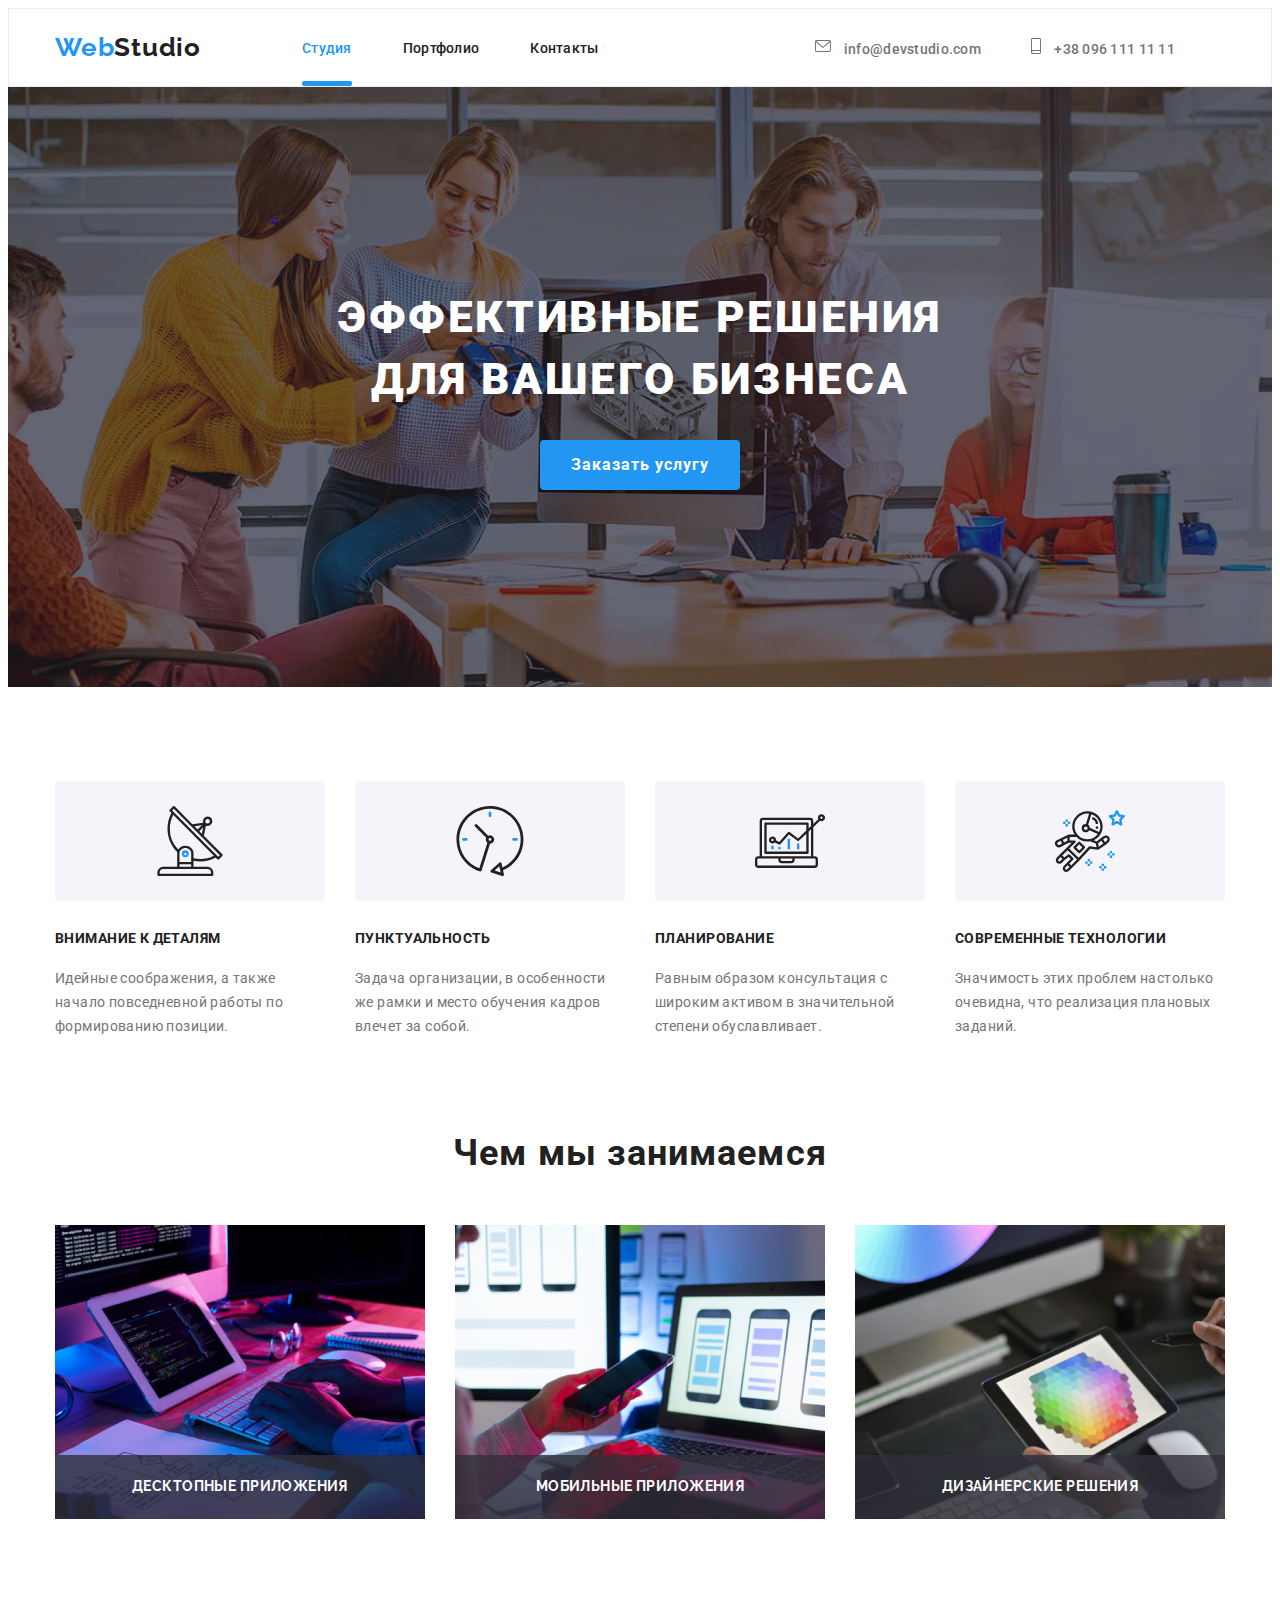
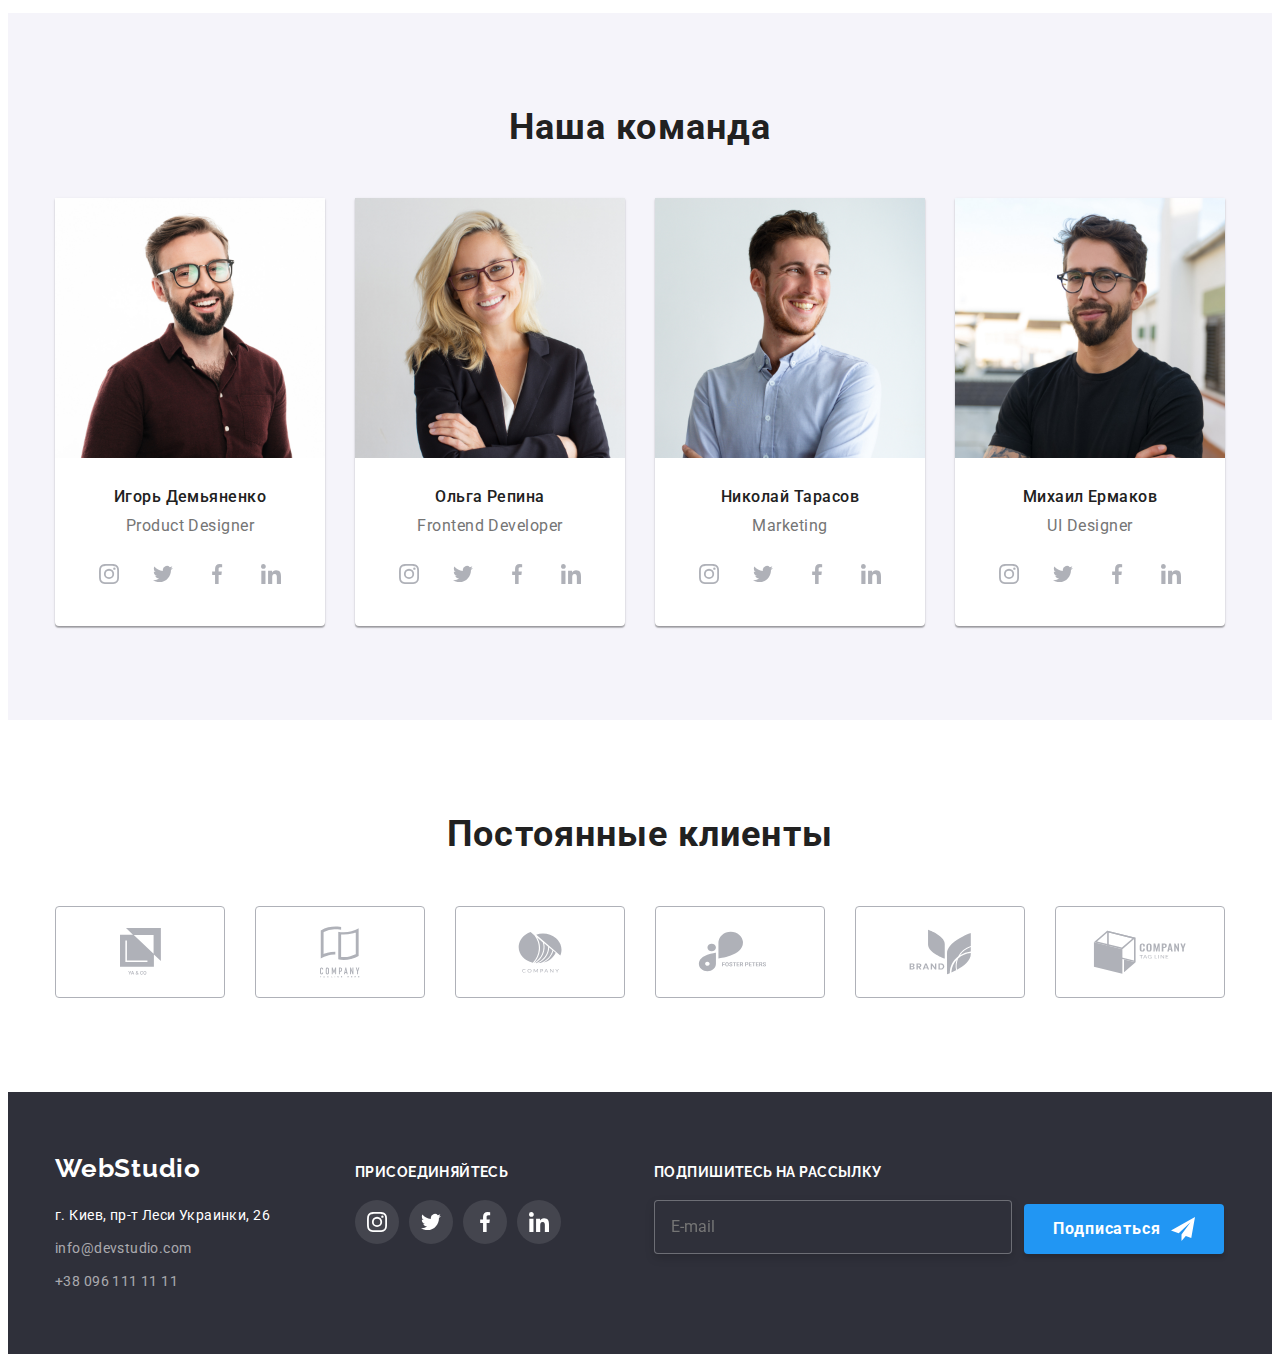
<file: index.html>
<!DOCTYPE html>
<html lang="ru">
<head>
    <meta charset="UTF-8">
    <meta http-equiv="X-UA-Compatible" content="IE=edge">
    <meta name="viewport" content="width=device-width, initial-scale=1.0">
    <title>Document</title>


<!-- front start-->
<link rel="preconnect" href="https://fonts.googleapis.com">
<link rel="preconnect" href="https://fonts.gstatic.com" crossorigin>
<link href="https://fonts.googleapis.com/css2?family=Raleway:wght@700&family=Roboto:wght@400;500;700;900&display=swap"
    rel="stylesheet">
<!-- front end-->
<link rel="stylesheet" href="https://cdnjs.cloudflare.com/ajax/libs/modern-normalize/1.1.0/modern-normalize.min.css"
    integrity="sha512-wpPYUAdjBVSE4KJnH1VR1HeZfpl1ub8YT/NKx4PuQ5NmX2tKuGu6U/JRp5y+Y8XG2tV+wKQpNHVUX03MfMFn9Q=="
    crossorigin="anonymous" referrerpolicy="no-referrer" />

<link href="./css/style.css"
    rel="stylesheet">

</head>
<body class="">

<main> 
    <!--Шапка-->
<header class="header ">
    <div class="container header-container">
        <nav class="header-nav">
            <ul class="header-nav__list list">
                <li class="header-nav__item"><a class="link header-nav__link--webstudio" href="./index.html"> <span class="header-nav__text--accsent">Web</span>Studio</a></li>
                <li class="header-nav__item"><a class="header-nav__link  header-nav__link--current link" href="./index.html">Студия</a></li>
                <li class="header-nav__item"><a class="header-nav__link  link" href="./portfolio.html">Портфолио </a></li>
                <li class="header-nav__item"><a class="header-nav__link  link" href="">Контакты </a></li>
                
            </ul>
        </nav>
        <ul class="list header-nav-adress ">
            <li class="header-nav-adress__list">
                
                <a class="header-nav__link header-nav-adress__decoration link" href="mailto:info@devstudio.com">
                    <svg class="header-nav-adress__icon" width="16" height="16">
                        <use href="./image/symbol-defs.svg#icon-envelope" width="16" height="16"></use>
                    </svg>
                    info@devstudio.com</a>
            </li>
            <li class="header-nav-adress__list">
                <a class="header-nav__link header-nav-adress__decoration link" href="+380961111111">
                    <svg class="header-nav-adress__icon" width="10" height="16">
                        <use href="./image/symbol-defs.svg#icon-smartphone"></use>
                    </svg>
                    +38 096 111 11 11 </a>
            </li>
        </ul>
    </div>
</header>
<!-- blok_hero-->

<section class="hero overlay">
    <div class="container hero-container ">
    
        <h1 class="hero-discription-title">
            ЭФФЕКТИВНЫЕ РЕШЕНИЯ ДЛЯ ВАШЕГО БИЗНЕСА
        </h1>
    
    
        <button data-modal-open class="hero-btn">Заказать услугу</button>
    
    </div>
</section>
<div data-modal class="backdrop is-hidden">
    <form action="" class="modal" autocomplete="on">
        <div class="form-cnt" role="group">
            <h2 class="title-form">Оставьте свои данные, мы вам перезвоним</h2>
            <div class="form-information">
                <div class="form-item">
                    <label class="form-text-decoration" for="name">Имя</label>
                    <input class="form-input" type="text" name="name" id="name" autocomplete="name">
                    <svg class="form-svg" width="18" height="18">
                        <use href="./image/icon.svg#icon-person" class="svg-icon"></use>
                    </svg>
                </div>

                <div class="form-item">
                    <label class="form-text-decoration" for="tel">Телефон</label>
                    <input class="form-input" type="tel" name="tel" id="tel" autocomplete="tel">
                    <svg width="18" height="18" class="form-svg">
                        <use href="./image/icon.svg#icon-phone" class="svg-icon"></use>
                    </svg>
                    
                </div>

                <div class="form-item">
                    <label class="form-text-decoration" for="mail">Почта</label>
                    <input class="form-input" type="email" name="mail" id="mail" autocomplete="email">
                    <svg width="18" height="18" class="form-svg">
                        <use href="./image/icon.svg#icon-email" class="svg-icon"></use>
                    </svg>
                    
                </div>

                <div class="form-item">
                    <label class="form-text-decoration" for="coment">Комментарий</label>
                    <textarea class="form-textarea" name="text" rows="5" id="coment" autocomplete="off" placeholder="Введите текст"></textarea>
                </div>
            </div>

            <div class="form-conform">

                
                <p class="decoration-txt-conform"><input class="conform-checkbox visualy-hidden"  type="checkbox" name="contract" value="yes" id="contract">
                    <svg width="16" height="15" class="conform-svg-icon">
                        <use class="conform-svg-uncheck" href="./image/icon.svg#icon-Vector"></use>
                        <use class="conform-svg-check" href="./image/icon.svg#icon-bgc-border"></use>
                
                    </svg>
                
                    <label for="contract"> Соглашаюсь с рассылкой и принимаю
                        <a class="contract-link" target="_blank" rel="noreferrer noopener" href="#">Условия договора</a>
                    </label>
                </p>
                <button type="submit" class="form-btn"> Отправить</button>
            </div>
            


        </div>
        
        <button class="modal-btm" data-modal-close>
            <svg width="18" height="18" class="btn-svg-decoration">
                <use class="btn-svg-uncheck" href="./image/icon.svg#icon-X-black"></use>
                <!-- <use class="btn-svg-check" href="./image/icon.svg#icon-X-blue"></use> -->
            
            </svg>
        </button>
    </form>
</div>


<!--достоиства-->
<section class=" advantege">
    <div class="container container-advantege">
    <h2 hidden>особенности</h2>
    <ul class="list">
      <div class=" advantege-list ">
        <li class="advantege-list-correct">
            <div class="thumb">
                <div class="thumb-icon">
                    <svg width="70" height="70">
                        <use href="./image/symbol-defs.svg#icon-antenna" width="70" height="70"></use>
                    </svg>
                </div>
            </div>
            <h3 class="advantege-title">ВНИМАНИЕ К ДЕТАЛЯМ</h3>
            <p class="advantege-title-text">
                Идейные соображения, а также начало повседневной работы по формированию позиции.
            </p>
        </li>
        <li class="advantege-list-correct">
            <div class="thumb">
                <div class="thumb-icon">
                    <svg width="70" height="70">
                        <use href="./image/symbol-defs.svg#icon-clock" ></use>
                    </svg>
                </div>
            </div>
            <h3 class="advantege-title">ПУНКТУАЛЬНОСТЬ</h3>
            <p class="advantege-title-text">
                Задача организации, в особенности же рамки и место обучения кадров влечет за собой.
            </p>
        </li>
        
        <li class="advantege-list-correct">
            <div class="thumb">
                <div class="thumb-icon">
                    <svg width="70" height="70">
                        <use href="./image/symbol-defs.svg#icon-diagram" width="70" height="70"></use>
                    </svg>
                </div>
            </div>
            <h3 class="advantege-title">ПЛАНИРОВАНИЕ</h3>
            <p class="advantege-title-text">
                Равным образом консультация с широким активом в значительной степени обуславливает.
            </p>
        </li>
        <li class="advantege-list-correct ">
            <div class="thumb">
                <div class="thumb-icon">
                    <svg width="70" height="70">
                        <use href="./image/symbol-defs.svg#icon-astronaut" width="70" height="70"></use>
                    </svg>
                </div>
            </div>
            <h3 class="advantege-title">СОВРЕМЕННЫЕ ТЕХНОЛОГИИ</h3>
            <p class="advantege-title-text">
                Значимость этих проблем настолько очевидна, что реализация плановых заданий.
            </p>
        </li>
      </div>
    </ul>
    </div>
    
    <!-- Картинки контента-->
    
</section>
        <section class="team-function">
    <div class="container centred">
        <h2 class="team">Чем мы занимаемся</h2>
        <ul class="list discription-photo">
            <li >
            <div class="photo-list">
                <img src="./image/img (2).jpg" alt="печатает код на клавиатуре" width="370" />
                <div class="photo-list-actions">
                    <p class="photo-text">
                        Десктопные приложения
                    </p>
                </div>
            </div>
            </li>


            <li class="">
             <div class="photo-list">
                <img src="./image/img (1).jpg" alt="держит в руке телефон перед открытым ноутбуком" width="370" />
                <div class="photo-list-actions">
                <p class="photo-text">
                    Мобильные приложения
                </p>
                </div>
             </div>
            </li>

            <li class="">
            <div class="photo-list">
                <img src="./image/img.jpg" alt="выберает на планшете цвет открытый в палитре цветов" width="370" />
                <div class="photo-list-actions">
                    <p class="photo-text">
                        Дизайнерские решения
                    </p>
                </div>
            </div>
            </li>
        </ul>
    </div>
        </section>
            
     <!-- Наша команда-->
    <section class="team-discription">
    <div class="container centred team-discription-item">
    <h2 class="team">Наша команда</h2>
    <ul class="list team-card">
        <li class="team-card-items">
            <img class="team-img" src="./image/team-1.jpg" alt="Игорь Демьяненко,Product Designer" width="270" />
            <div class="discription-team-card">
                <h3 class="name-card">
                    Игорь Демьяненко
                </h3>
                <p class="function-card" lang="en">
                    Product Designer
                </p>
                <ul class="list sociale">
                        <li class="sociale-link-list "> 
                            <a class="link sociale-link" 
                            href="https://www.instagram.com/" 
                            target="_blank" 
                            rel="noreferrer noopener"
                            aria-label="instagram">
                                <svg class="svg-links svg-inst " width="20px" height="20px">
                                    <use href="./image/symbol-defs.svg#icon-instagram"></use>
                                </svg>
                            </a>
                        </li>
                        <li class="sociale-link-list">
                            <a class="link sociale-link" 
                            href="https://twitter.com/"
                            target="_blank" 
                            rel="noreferrer noopener"
                            aria-label="twitter">
                                <svg class="svg-links svg-twitter" width="20px" height="20px">
                                    <use href="./image/symbol-defs.svg#icon-twitter"></use>
                                </svg>
                            </a>
                        </li>
                        <li class="sociale-link-list">
                            <a class="link sociale-link" 
                            href="https://www.facebook.com/"
                            target="_blank" 
                            rel="noreferrer noopener"
                            aria-label="facebook">
                                <svg class="svg-links svg-facebook" width="20px" height="20px">
                                    <use href="./image/symbol-defs.svg#icon-facebook"></use>
                                </svg>
                            </a>
                        </li>
                        <li class="sociale-link-list">
                            <a class="link sociale-link" 
                            href="https://www.linkedin.com/"
                            target="_blank" 
                            rel="noreferrer noopener"
                            aria-label="linkedin">
                                <svg class="svg-links svg-linkedin" width="20px" height="20px">
                                    <use href="./image/symbol-defs.svg#icon-linkedin"></use>
                                </svg>
                            </a>
                        </li>
                </ul>
            </div>
        </li>
        <li class="team-card-items">
            <img class="team-img" src="./image/team-2.jpg" alt="Ольга Репина,Frontend Developer" width="270" />
            <div class="discription-team-card">
                <h3 class="name-card">
                Ольга Репина
                </h3>
                <p class="function-card" lang="en">
                Frontend Developer
                </p>
                <ul class="list sociale">
                        <li class="sociale-link-list "> 
                            <a class="link sociale-link" 
                            href="https://www.instagram.com/" 
                            target="_blank" 
                            rel="noreferrer noopener"
                            aria-label="instagram">
                                <svg class="svg-links svg-inst " width="20px" height="20px">
                                    <use href="./image/symbol-defs.svg#icon-instagram"></use>
                                </svg>
                            </a>
                        </li>
                        <li class="sociale-link-list">
                            <a class="link sociale-link" href="https://twitter.com/"
                            target="_blank" 
                            rel="noreferrer noopener"
                            aria-label="twitter">
                                <svg class="svg-links svg-twitter" width="20px" height="20px">
                                    <use href="./image/symbol-defs.svg#icon-twitter"></use>
                                </svg>
                            </a>
                        </li>
                        <li class="sociale-link-list">
                            <a class="link sociale-link" href="https://www.facebook.com/"
                            target="_blank" 
                            rel="noreferrer noopener"
                            aria-label="facebook">
                                <svg class="svg-links svg-facebook" width="20px" height="20px">
                                    <use href="./image/symbol-defs.svg#icon-facebook"></use>
                                </svg>
                            </a>
                        </li>
                        <li class="sociale-link-list">
                            <a class="link sociale-link" href="https://www.linkedin.com/"
                            target="_blank" 
                            rel="noreferrer noopener"
                            aria-label="linkedin">
                                <svg class="svg-links svg-linkedin" width="20px" height="20px">
                                    <use href="./image/symbol-defs.svg#icon-linkedin"></use>
                                </svg>
                            </a>
                        </li>
                </ul>
            </div>
        </li>
        <li class="team-card-items">
            <img class="team-img" src="./image/team-3.jpg" alt="Николай Тарасов,Marketing" width="270" />
            <div class="discription-team-card"><h3 class="name-card">
                Николай Тарасов
            </h3>
            <p class="function-card" lang="en">
                Marketing
            </p>
            <ul class="list sociale">
                        <li class="sociale-link-list "> 
                            <a class="link sociale-link" 
                            href="https://www.instagram.com/" 
                            target="_blank" 
                            rel="noreferrer noopener"
                            aria-label="instagram">
                                <svg class="svg-links svg-inst " width="20px" height="20px">
                                    <use href="./image/symbol-defs.svg#icon-instagram"></use>
                                </svg>
                            </a>
                        </li>
                        <li class="sociale-link-list">
                            <a class="link sociale-link" href="https://twitter.com/"
                            target="_blank" 
                            rel="noreferrer noopener"
                            aria-label="twitter">
                                <svg class="svg-links svg-twitter" width="20px" height="20px">
                                    <use href="./image/symbol-defs.svg#icon-twitter"></use>
                                </svg>
                            </a>
                        </li>
                        <li class="sociale-link-list">
                            <a class="link sociale-link" href="https://www.facebook.com/"
                            target="_blank" 
                            rel="noreferrer noopener"
                            aria-label="facebook">
                                <svg class="svg-links svg-facebook" width="20px" height="20px">
                                    <use href="./image/symbol-defs.svg#icon-facebook"></use>
                                </svg>
                            </a>
                        </li>
                        <li class="sociale-link-list">
                            <a class="link sociale-link" href="https://www.linkedin.com/"
                            target="_blank" 
                            rel="noreferrer noopener"
                            aria-label="linkedin">
                                <svg class="svg-links svg-linkedin" width="20px" height="20px">
                                    <use href="./image/symbol-defs.svg#icon-linkedin"></use>
                                </svg>
                            </a>
                        </li>
            </ul>
            </div>
        </li>
        <li class="team-card-items">
            <img class="team-img" src="./image/team-4.jpg" alt="Михаил Ермаков,UI Designer" width="270" />
            <div class="discription-team-card">
                <h3 class="name-card">
                Михаил Ермаков
            </h3>
            <p class="function-card" lang="en">
                UI Designer
            </p>
            <ul class="list sociale">
                        <li class="sociale-link-list "> 
                            <a class="link sociale-link" 
                            href="https://www.instagram.com/" 
                            target="_blank" 
                            rel="noreferrer noopener"
                            aria-label="instagram">
                                <svg class="svg-links svg-inst " width="20px" height="20px">
                                    <use href="./image/symbol-defs.svg#icon-instagram"></use>
                                </svg>
                            </a>
                        </li>
                        <li class="sociale-link-list">
                            <a class="link sociale-link" href="https://twitter.com/"
                            target="_blank" 
                            rel="noreferrer noopener"
                            aria-label="twitter">
                                <svg class="svg-links svg-twitter" width="20px" height="20px">
                                    <use href="./image/symbol-defs.svg#icon-twitter"></use>
                                </svg>
                            </a>
                        </li>
                        <li class="sociale-link-list">
                            <a class="link sociale-link" href="https://www.facebook.com/"
                            target="_blank" 
                            rel="noreferrer noopener"
                            aria-label="facebook">
                                <svg class="svg-links svg-facebook" width="20px" height="20px">
                                    <use href="./image/symbol-defs.svg#icon-facebook"></use>
                                </svg>
                            </a>
                        </li>
                        <li class="sociale-link-list">
                            <a class="link sociale-link" href="https://www.linkedin.com/"
                            target="_blank" 
                            rel="noreferrer noopener"
                            aria-label="linkedin">
                                <svg class="svg-links svg-linkedin" width="20px" height="20px">
                                    <use href="./image/symbol-defs.svg#icon-linkedin"></use>
                                </svg>
                            </a>
                        </li>
            </ul>
        </div>
        </li>
    </ul>
    </div>
    </section>
    <section class="client">
        <div class="container centred client-decoration">
            <h2 class="team">Постоянные клиенты</h2>
            <ul class="list client-decoration-list">
                <li class="client-decoration-item">
                    <a class="thumb-client" 
                            href=""
                            target="_blank" 
                            rel="noreferrer noopener"
                            lang="en"
                            aria-label="company1">
                        <svg class="icon-client" width="41" height="47">
                            <use href="./image/symbol-defs.svg#icon-ya_co"></use>
                        </svg>
                    </a>
                </li>
                <li class="client-decoration-item">
                    <a class="thumb-client"
                            href=""
                            target="_blank" 
                            rel="noreferrer noopener"
                            lang="en"
                            aria-label="company2">
                        <svg class="icon-client" width="40" height="52">
                            <use href="./image/symbol-defs.svg#icon-company"></use>
                        </svg>
                    </a>
                </li>
                <li class="client-decoration-item">
                    <a class="thumb-client"
                            href=""
                            target="_blank" 
                            rel="noreferrer noopener"
                            lang="en"
                            aria-label="company3">
                        <svg class="icon-client" width="44" height="42">
                            <use href="./image/symbol-defs.svg#icon-group"></use>
                        </svg>
                    </a>
                </li>
                <li class="client-decoration-item">
                    <a class="thumb-client"
                            href=""
                            target="_blank" 
                            rel="noreferrer noopener"
                            lang="en"
                            aria-label="company4">
                        <svg class="icon-client" width="85" height="41">
                            <use href="./image/symbol-defs.svg#icon-fosterpeters"></use>
                        </svg>
                    </a>
                </li>
                <li class="client-decoration-item">
                    <a class="thumb-client"
                            href=""
                            target="_blank" 
                            rel="noreferrer noopener"
                            lang="en"
                            aria-label="company5">
                        <svg class="icon-client" width="63" height="46">
                            <use href="./image/symbol-defs.svg#icon-brand"></use>
                        </svg>
                    </a>
                </li>
                <li class="client-decoration-item">
                    <a class="thumb-client"
                            href=""
                            target="_blank" 
                            rel="noreferrer noopener"
                            lang="en"
                            aria-label="company6">
                        <svg class="icon-client" width="94" height="44">
                            <use href="./image/symbol-defs.svg#icon-TAG-LINE-CO"></use>
                        </svg>
                    </a>
                </li>
            </ul>
        </div>

    </section>

</main>

    <!-- Футер-->

    <footer class="footer">
        <div class="container footer-container">
            <div class="footer-left">
                <a class="webstudio-footer link" href="index.html"> <span class="accsent">Web</span>Studio</a>
                <address>
                    <p class="footer-addres">
                        г. Киев, пр-т Леси Украинки, 26
                    </p>
                    <ul class="list">
                        <li class="margin-footer">
                            <a class="footer-link  link" href="mailto:info@devstudio.com">info@devstudio.com</a>
                        </li>
                        <li>
                            <a class="footer-link  link" href="+380961111111">+38 096 111 11 11 </a>
                        </li>
                    </ul>
                </address>
            </div>
            <div class=" footer-right">
                <h3 class="footer-advantege-title">ПРИСОЕДИНЯЙТЕСЬ</h3>
                <ul class="list sociale">
                    <li class="sociale-link-list ">
                        <a class="link sociale-link-footer" href="https://www.instagram.com/" target="_blank"
                            rel="noreferrer noopener" aria-label="instagram">
                            <svg class="svg-links-footer svg-inst " width="20px" height="20px">
                                <use href="./image/symbol-defs.svg#icon-instagram"></use>
                            </svg>
                        </a>
                    </li>
                    <li class="sociale-link-list">
                        <a class="link sociale-link-footer" href="https://twitter.com/" target="_blank" rel="noreferrer noopener"
                            aria-label="twitter">
                            <svg class="svg-links-footer svg-twitter" width="20px" height="20px">
                                <use href="./image/symbol-defs.svg#icon-twitter"></use>
                            </svg>
                        </a>
                    </li>
                    <li class="sociale-link-list">
                        <a class="link sociale-link-footer" href="https://www.facebook.com/" target="_blank"
                            rel="noreferrer noopener" aria-label="facebook">
                            <svg class="svg-links-footer svg-facebook" width="20px" height="20px">
                                <use href="./image/symbol-defs.svg#icon-facebook"></use>
                            </svg>
                        </a>
                    </li>
                    <li class="sociale-link-list">
                        <a class="link sociale-link-footer" href="https://www.linkedin.com/" target="_blank"
                            rel="noreferrer noopener" aria-label="linkedin">
                            <svg class="svg-links-footer svg-linkedin" width="20px" height="20px">
                                <use href="./image/symbol-defs.svg#icon-linkedin"></use>
                            </svg>
                        </a>
                    </li>
                </ul>
            
            </div>
            <div class="footer-form">
                <form class="footer-form-cnt">
                    <div class="form-cnt-mail">
                        <h3 class="footer-advantege-title">ПОДПИШИТЕСЬ НА РАССЫЛКУ</h3>
                        
                        <input type="email" placeholder="E-mail" name="email" >
                    </div>
                    <div>
                        <button type="submit" class="footer-btn">Подписаться
                        
                        
                            <svg class="footer-link-tg" width="34px" height="34px">
                                <use href="./image/icon.svg#icon-icon-send"></use>
                            </svg>
                        
                        </button>
                    </div>
                </form>
            
            </div>
        </div>
    </footer>
    <script src="./js/modal.js"></script>
</body>
</html>
</file>
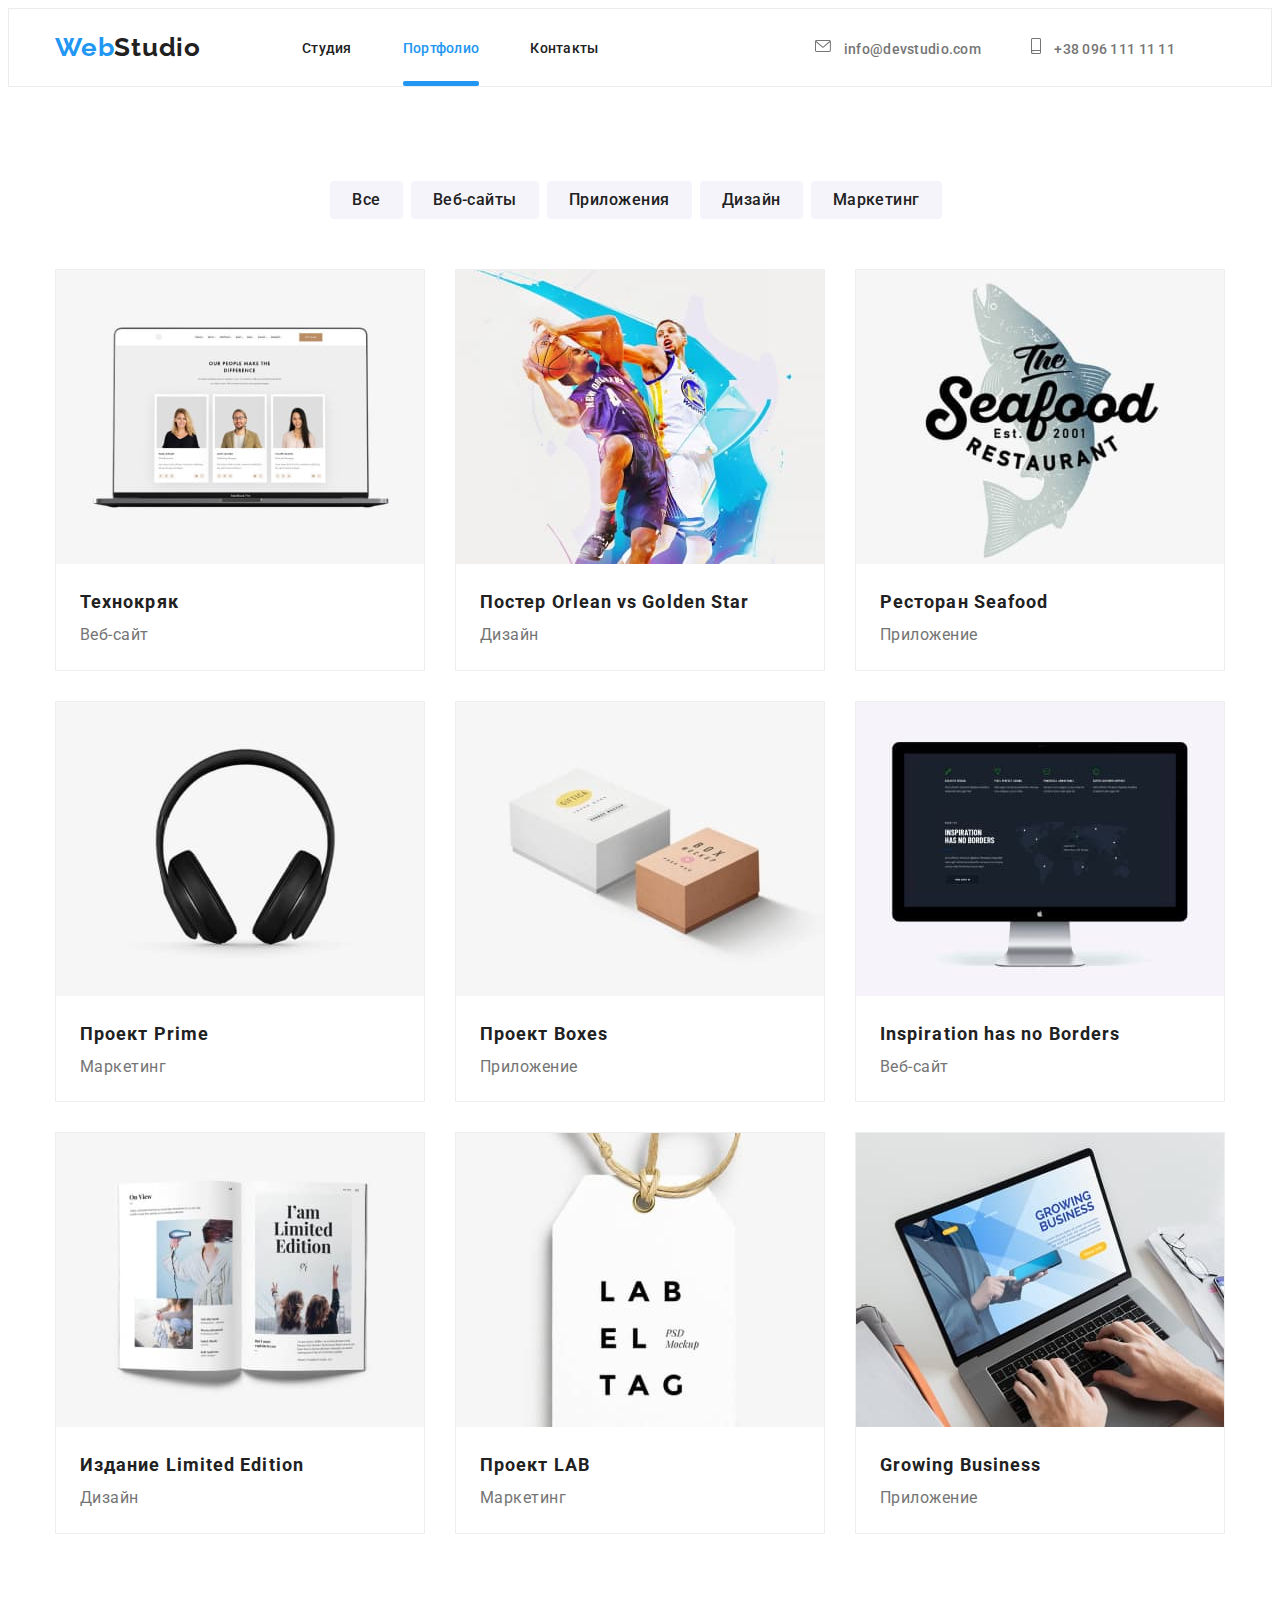
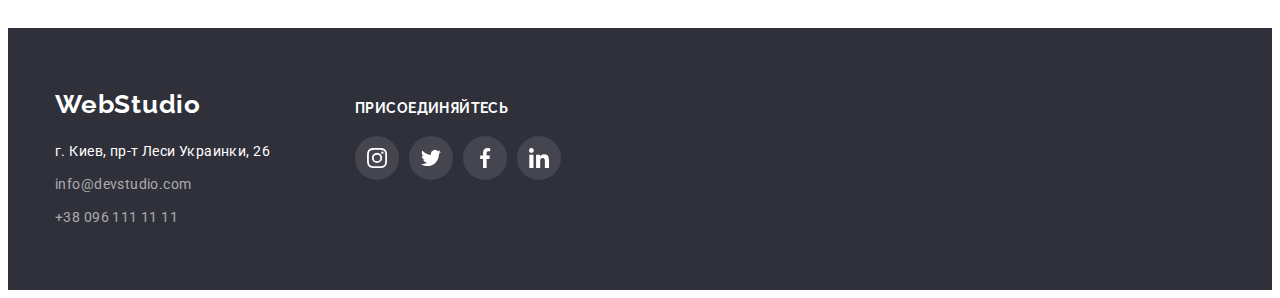
<file: portfolio.html>
<!DOCTYPE html>
<html lang="ru">

    <head>
        <meta charset="UTF-8">
        <meta http-equiv="X-UA-Compatible" content="IE=edge">
        <meta name="viewport" content="width=device-width, initial-scale=1.0">
        <title>Document</title>

<!-- front start-->
        <link rel="preconnect" href="https://fonts.googleapis.com">
        <link rel="preconnect" href="https://fonts.gstatic.com" crossorigin>
        <link href="https://fonts.googleapis.com/css2?family=Raleway:wght@700&family=Roboto:wght@400;500;700;900&display=swap"
            rel="stylesheet">
<!-- front end-->
   
    <link rel="stylesheet" href="https://cdnjs.cloudflare.com/ajax/libs/modern-normalize/1.1.0/modern-normalize.min.css"
        integrity="sha512-wpPYUAdjBVSE4KJnH1VR1HeZfpl1ub8YT/NKx4PuQ5NmX2tKuGu6U/JRp5y+Y8XG2tV+wKQpNHVUX03MfMFn9Q=="
        crossorigin="anonymous" referrerpolicy="no-referrer" />
    
        <link href="./css/style.css" rel="stylesheet">

 </head>

<body>

        <!--Шапка-->
        <header class="header">
            <div class="container header-container">
                <nav class="header-nav">
                    <ul class="header-nav__list list">
                        <li class="header-nav__item"><a class="link header-nav__link--webstudio" href="./index.html"> <span
                                    class="header-nav__text--accsent">Web</span>Studio</a></li>
                        <li class="header-nav__item"><a class="header-nav__link   link" href="./index.html">Студия</a></li>
                        <li class="header-nav__item"><a class="header-nav__link  header-nav__link--current link" href="./portfolio.html">Портфолио </a></li>
                        <li class="header-nav__item"><a class="header-nav__link  link" href="">Контакты </a></li>
            
                    </ul>
                </nav>
                <ul class="list header-nav-adress ">
                    <li class="header-nav-adress__list">
                
                        <a class="header-nav__link  header-nav-adress__decoration link" href="mailto:info@devstudio.com">
                            <svg class="header-nav-adress__icon" width="16" height="16">
                                <use href="./image/symbol-defs.svg#icon-envelope"></use>
                            </svg>
                            info@devstudio.com</a>
                    </li>
                    <li class="header-nav-adress__list">
                        <a class="header-nav__link  header-nav-adress__decoration link" href="+380961111111">
                            <svg class="header-nav-adress__icon" width="10" height="16">
                                <use href="./image/symbol-defs.svg#icon-smartphone"></use>
                            </svg>
                            +38 096 111 11 11 </a>
                    </li>
                </ul>
            </div>
        </header>
        <!-- blok_hero-->

    
    <main>
    <section class="selector">
        <div class="container ">
            <h1 hidden> </h1>
            <div class="">
                <ul class="list selector-button">
                    <li class="" type="button"><button class="portfolio-btn ">Все</button></li>
                    <li class="" type="button"><button class="portfolio-btn">Веб-сайты</button></li>
                    <li class="" type="button"><button class="portfolio-btn">Приложения</button></li>
                    <li class="" type="button"><button class="portfolio-btn">Дизайн</button></li>
                    <li class="" type="button"><button class="portfolio-btn">Маркетинг</button></li>
                
                </ul>
            </div>
         </div>
         <div class="container">
        <ul class="list portfolio-items-list">
            <li class="portfolio-items">
               <div class="product">
                <a class="link " href="" target="_blank" rel="noreferrer noopener">
                    <div class="product-thumb">
                        <img class="portfolio-card " src="./portfolio-image/img.jpg" alt="Технокряк,Веб-сайт" width="370" height="294"/>
                        <div class="product-actions">
                            <p class="product-text">
                                Ресурс предлагает комплексные предложения с разным уровнем функционала и сервисов. Все это позволит посетителю
                                получить
                                исчерпывающие сведения о компании или частном лице.
                            </p>
                        </div>
                    </div>
                    <div class="portfolio-discription">
                        <h2 class="name">
                            Технокряк
                        </h2>
                        <p class="function">
                            Веб-сайт
                        </p>
                    </div>
                </a>
               </div>
            </li>
            <li class="portfolio-items">
               <div class="product ">
                <a class="link" href="" target="_blank" rel="noreferrer noopener">
                    <div class="product-thumb">
                        <img class="portfolio-card" src="./portfolio-image/img1.jpg" alt="Постер New Orlean vs Golden Star,Дизайн"
                            width="370" />
                            <div class="product-actions">
                                <p class="product-text">
                                    Ресурс предлагает комплексные предложения с разным уровнем функционала и сервисов. Все это позволит посетителю
                                    получить
                                    исчерпывающие сведения о компании или частном лице.
                                </p>
                            </div>
                    </div>
                    <div class="portfolio-discription">
                        <h2 class="name">
                            Постер <span lang="en">Orlean vs Golden Star</span>
                        </h2>
                        <p class="function">
                            Дизайн
                        </p>
                    </div>
                </a>
               </div>
            </li>
            <li class="portfolio-items">
                <div class="product">
                    <a class="link" href="" target="_blank" rel="noreferrer noopener">
                        <div class="product-thumb">
                            <img class="portfolio-card" src="./portfolio-image/img2.jpg" alt="Ресторан Seafood,Приложение" width="370" />
                            <div class="product-actions">
                                <p class="product-text">
                                    Ресурс предлагает комплексные предложения с разным уровнем функционала и сервисов. Все это позволит посетителю
                                    получить
                                    исчерпывающие сведения о компании или частном лице.
                                </p>
                            </div>
                        </div>
                        <div class="portfolio-discription">
                            <h2 class="name">
                                Ресторан <span lang="en">Seafood</span>
                            </h2>
                            <p class="function">
                                Приложение
                            </p>
                        </div>
                    </a>
                </div>
            </li>
            <li class="portfolio-items">
                <div class="product">
                    <a class="link" href="" target="_blank" rel="noreferrer noopener">
                        <div class="product-thumb">
                            <img class="portfolio-card" src="./portfolio-image/img3.jpg" alt="Проект Prime,Маркетинг" width="370" />
                        <div class="product-actions">
                            <p class="product-text">
                                Ресурс предлагает комплексные предложения с разным уровнем функционала и сервисов. Все это позволит посетителю
                                получить
                                исчерпывающие сведения о компании или частном лице.
                            </p>
                        </div>
                        </div>
                        <div class="portfolio-discription">
                            <h2 class="name">
                                Проект <span lang="en">Prime</span>
                            </h2>
                            <p class="function">
                                Маркетинг
                            </p>
                        </div>
                    </a>
                </div>
            </li>
            <li class="portfolio-items">
                <div class="product">
                    <a class="link" href="" target="_blank" rel="noreferrer noopener">
                        <div class="product-thumb">
                            <img class="portfolio-card" src="./portfolio-image/img4.jpg" alt="Проект Boxes,Приложение" width="370" />
                        <div class="product-actions">
                            <p class="product-text">
                                Ресурс предлагает комплексные предложения с разным уровнем функционала и сервисов. Все это позволит посетителю
                                получить
                                исчерпывающие сведения о компании или частном лице.
                            </p>
                        </div>
                        </div>
                        <div class="portfolio-discription">
                            <h2 class="name">
                                Проект <span lang="en">Boxes</span>
                            </h2>
                            <p class="function">
                                Приложение
                            </p>
                        </div>
                    </a>
                </div>
            </li>
            <li class="portfolio-items">
                <div class="product">
                    <a class="link" href="" target="_blank" rel="noreferrer noopener">
                        <div class="product-thumb">
                            <img class="portfolio-card" src="./portfolio-image/img5.jpg" alt="Inspiration has no Borders,Веб-сайт" width="370" />
                        <div class="product-actions">
                            <p class="product-text">
                                Ресурс предлагает комплексные предложения с разным уровнем функционала и сервисов. Все это позволит посетителю
                                получить
                                исчерпывающие сведения о компании или частном лице.
                            </p>
                        </div>
                        </div>
                        
                            <div class="portfolio-discription">
                            <h3 class="name" lang="en">
                                Inspiration has no Borders
                            </h3>
                            <p class="function">
                                Веб-сайт
                            </p>
                        </div>
                    </a>
                </div>
            </li>
            <li class="portfolio-items">
                <div class="product">
                    <a class="link" href="" target="_blank" rel="noreferrer noopener">
                        <div class="product-thumb">
                            <img class="portfolio-card" src="./portfolio-image/img6.jpg" alt="Издание Limited Edition,Дизайн" width="370" />
                        <div class="product-actions">
                            <p class="product-text">
                                Ресурс предлагает комплексные предложения с разным уровнем функционала и сервисов. Все это позволит посетителю
                                получить
                                исчерпывающие сведения о компании или частном лице.
                            </p>
                        </div>
                        </div>
                        
                        <div class="portfolio-discription">
                            <h2 class="name">
                                Издание <span lang="en">Limited Edition</span>
                            </h2>
                            <p class="function">
                                Дизайн
                            </p>
                        </div>
                    </a>
                </div>
            </li>
            <li class="portfolio-items">
                <div class="product">
                    <a class="link" href="" target="_blank" rel="noreferrer noopener">
                        <div class="product-thumb">
                            <img class="portfolio-card" src="./portfolio-image/img7.jpg" alt="Проект LAB,Маркетинг" width="370" />
                        <div class="product-actions">
                            <p class="product-text">
                                Ресурс предлагает комплексные предложения с разным уровнем функционала и сервисов. Все это позволит посетителю
                                получить
                                исчерпывающие сведения о компании или частном лице.
                            </p>
                        </div>
                        </div>
                        <div class="portfolio-discription">
                            <h2 class="name">
                                Проект <span lang="en">LAB</span>
                            </h2>
                            <p class="function">
                                Маркетинг
                            </p>
                        </div>
                    </a>
                </div>
            </li>
            <li class="portfolio-items">
                
                    <div class="product">
                        <a class="link" href="" target="_blank" rel="noreferrer noopener">
                            
                            <div class="product-thumb">
                                <img class="portfolio-card" src="./portfolio-image/img8.jpg" alt="Growing Business,Приложение" width="370" />
                            <div class="product-actions">
                                <p class="product-text">
                                    Ресурс предлагает комплексные предложения с разным уровнем функционала и сервисов. Все это позволит посетителю
                                    получить
                                    исчерпывающие сведения о компании или частном лице.
                                </p>
                            </div>
                            </div>
                            <div class="portfolio-discription">
                                <h2 class="name" lang="en">
                                    Growing Business
                                </h2>
                                <p class="function">
                                    Приложение
                                </p>
                            </div>
                        </a>
                    </div>
                
            </li>
        </ul>
        </div>
    </section>

   </main>

    <!-- Футер-->
    <footer class="footer">
        <div class="container footer-container">
            <div class="footer-left">
                <a class="webstudio-footer link" href="index.html"> <span class="accsent">Web</span>Studio</a>
                <address>
                    <p class="footer-addres">
                        г. Киев, пр-т Леси Украинки, 26
                    </p>
                    <ul class="list">
                        <li class="margin-footer">
                            <a class="footer-link  link" href="mailto:info@devstudio.com">info@devstudio.com</a>
                        </li>
                        <li>
                            <a class="footer-link  link" href="+380961111111">+38 096 111 11 11 </a>
                        </li>
                    </ul>
                </address>
            </div>
            <div class=" footer-right">
                <h3 class="footer-advantege-title">ПРИСОЕДИНЯЙТЕСЬ</h3>
                <ul class="list sociale">
                    <li class="sociale-link-list ">
                        <a class="link sociale-link-footer" href="https://www.instagram.com/" target="_blank"
                            rel="noreferrer noopener" aria-label="instagram">
                            <svg class="svg-links-footer svg-inst " width="20px" height="20px">
                                <use href="./image/symbol-defs.svg#icon-instagram"></use>
                            </svg>
                        </a>
                    </li>
                    <li class="sociale-link-list">
                        <a class="link sociale-link-footer" href="https://twitter.com/" target="_blank"
                            rel="noreferrer noopener" aria-label="twitter">
                            <svg class="svg-links-footer svg-twitter" width="20px" height="20px">
                                <use href="./image/symbol-defs.svg#icon-twitter"></use>
                            </svg>
                        </a>
                    </li>
                    <li class="sociale-link-list">
                        <a class="link sociale-link-footer" href="https://www.facebook.com/" target="_blank"
                            rel="noreferrer noopener" aria-label="facebook">
                            <svg class="svg-links-footer svg-facebook" width="20px" height="20px">
                                <use href="./image/symbol-defs.svg#icon-facebook"></use>
                            </svg>
                        </a>
                    </li>
                    <li class="sociale-link-list">
                        <a class="link sociale-link-footer" href="https://www.linkedin.com/" target="_blank"
                            rel="noreferrer noopener" aria-label="linkedin">
                            <svg class="svg-links-footer svg-linkedin" width="20px" height="20px">
                                <use href="./image/symbol-defs.svg#icon-linkedin"></use>
                            </svg>
                        </a>
                    </li>
                </ul>
    
            </div>
        </div>
    </footer>
</body>

</html>
</file>
<file: css/style.css>
html {
    box-sizing: border-box;
}

*,
*::before,
*::after {
    box-sizing: inherit;
}


:root {

--main-font: 'Raleway', sans-serif;
--secondary-font:'Roboto', sans-serif;
--main-txt-cl: #212121;
--wight-txt-cl: #FFFFFF;
--secondary-txt-cl: #757575;
--accent-txt-cl: #2196F3;
--dark-bg-cl: #2F303A;
--wight-bg-cl: #F5F4FA;
--border-heder-cl:#ECECEC;
--color-svg-links:#AFB1B8;
--color-svg-bg-footer:rgba(255, 255, 255, 0.1);
--cubiс-fix:cubic-bezier(0.4, 0, 0.2, 1);
--modai-bgc: rgba(0, 0, 0, 0.2);
}




body {
    
    font-family: var(--main-font);
    color:var(--main-txt-cl);
    
}
h1,h2,h3,h4,h5,h6,p{
    margin: 0px;
}
img{
    display: block;
}

.link { 
text-decoration: none;
color: currentColor;
padding:0px;
margin:0px;
}

.list {
list-style: none;
padding: 0px;
margin: 0px;
}

button{
    border: none;
    padding: 0;
}

input,textarea{
    outline: none;
}

.visualy-hidden{

    position: absolute;
    white-space:nowrap;
    width: 1px;
    height: 1px;
    overflow: hidden;
    border: 0;
    padding: 0;
    clip: rect(0 0 0 0);
    clip-path: inset(50%);
    margin: -1px;
}

.container {
    width: 1200px;
    margin-left: auto;
    margin-right: auto;
    padding-left: 15px;
    padding-right: 15px;

    /* outline:2px solid tomato;
    outline-offset: -2px; */
    
}


.centred {
    text-align: center;
}

.header{
    background-color: var(--wight-txt-cl);
    padding-top: 24px;
padding-bottom: 24px;
border: 1px solid var(--border-heder-cl);
    
}

.header-container{
    display: flex;
}


.header-nav__list{
display:flex;
align-items: center;

 }
.header-nav-adress__icon{
    fill: currentColor;
    margin-right: 10px;
    
    
}
.header-nav-adress__icon:focus,
.header-nav-adress__icon:hover,
.header-nav-adress__icon:active{
    fill: var(--accent-txt-cl);
}




.overlay{
    max-width: 1600px;
    height: 600px;
    margin-left: auto;
    margin-right: auto;
    background-image:linear-gradient( to right,
     rgba(47, 48, 58, 0.4),
     rgba(47, 48, 58, 0.4)
    ), url(../image/herofon.jpg);
    background-size: cover;
    background-repeat: no-repeat;
    background-position: center;

    


}

.hero{
    padding-top: 200px;
    padding-bottom: 200px;
 }

.header-nav__link--webstudio {
    margin-right: 50px;
    font-family:var(--main-font);
    font-weight: 700;
    font-size: 26px;
    line-height: 1.12;
    letter-spacing: 0.03em;
    color:var(--main-txt-cl)
    
}

.header-nav__item{
    margin-right: 51px;
}


 .header-nav__link:hover,
 .header-nav__link:focus,
 .header-nav__link:active {
    color:var(--accent-txt-cl)
}

.header-nav-adress{
    display: flex;
    margin-left: auto;
    margin-right: 0;
    
    align-items: center;
}


.header-nav__link {

    font-family: var(--secondary-font);
    font-style: normal;

    font-weight: 500;
    font-size: 14px;
    line-height: 1.14;
    letter-spacing: 0.02em;
    padding-top: 32px;
    padding-bottom: 32px;
    transition: 250ms var(--cubiс-fix);
    color: var(--main-txt-cl);
}
    

 .header-nav-adress__decoration{
    font-family: var(--secondary-font);
    color:var(--secondary-txt-cl);
 }



.header-nav-adress__list{
color: var(--secondary-txt-cl);
    margin-right: 50px;
    
}

.header-nav__link--current {
 position: relative;   
color: var(--accent-txt-cl)

    
}

.header-nav__link--current:hover::after{
    opacity: 1;
}
.header-nav__link--current::after{
    content: "";
    position: absolute;
    left: 0px;
    bottom: 2px;
    display: block;
    width: 100%;
    height: 5px;
    border-radius: 2px;
    background-color: var(--accent-txt-cl);
    opacity: 1;
    
}


.hero {
    background-color: var(--dark-bg-cl);
    
    
}



.hero-discription{
    padding-top:200px ;
    padding-bottom: 200px;
    text-align: center;
    
    
    
    
}

.hero-discription-title{
    width: 696px;
    margin-left: auto;
    margin-right:auto;
    margin-bottom: 30px;
}
.hero-container{
    
   text-align: center; 
   
}

.hero-discription-title {
    font-family:var(--secondary-font);
        font-weight: 900;
        font-size: 44px;
        line-height: 1.4;
        text-align: center;
        letter-spacing: 0.06em;
        text-transform: uppercase;
        color:var(--wight-txt-cl)
        
        
}

.hero-btn, .footer-btn, .form-btn{

    min-width: 200px;
    height: 50px;
    text-align: center;
    cursor:pointer;
    background-color: var(--accent-txt-cl);
    font-family:var(--secondary-font);
    font-weight: 700;
    font-size: 16px;
    line-height: 1.87;
    letter-spacing: 0.06em;
    align-items: center;
    color:var(--wight-txt-cl);
    box-shadow: 0px 4px 4px rgba(0, 0, 0, 0.15);
    border-radius: 4px;
    transition: 250ms var(--cubiс-fix);
    
    
}



.title-form{
    padding-left: 40px;
    padding-top: 40px;
    padding-right: 2px;
    margin-bottom: 12px;
    font-family:var(--secondary-font);
    font-weight: 700;
    font-size: 20px;
    line-height: 1,15;
    text-align: center;
    letter-spacing: 0.03em;
    color: var(--main-txt-cl)

}
.form-information{

    padding-left: 40px;
    padding-right: 2px;
    margin-bottom: 20px;
    display: flex;
    flex-direction: column;
    
}

.form-item{
    display: flex;
    flex-direction: column;
    
}

.form-item{
    position: relative;
}

.form-input{
    padding-left: 42px;
}

.form-svg{
    position: absolute;
    bottom: 21px;
    left: 12px;
    
    
    
}

.form-svg{
    fill: var(--main-txt-cl);
}

.form-input,
.form-textarea{
transition: 250ms var(--cubiс-fix);
}

.form-input:hover + .form-svg,
.form-input:focus + .form-svg {
    fill: var(--accent-txt-cl);
    cursor: pointer;
}

.form-input{
    margin-bottom: 10px;
    padding: 11px;
    padding-right: 12px;
    padding-left: 42px;
    border: 1px solid rgba(33, 33, 33, 0.2);
        border-radius: 4px;
}

.form-input:hover,
.form-input:focus {
    border: 1px solid var(--accent-txt-cl);
        border-radius: 4px;
        cursor: pointer;
}



.form-textarea{
    padding: 12px 16px;
    border: 1px solid rgba(33, 33, 33, 0.2);
        border-radius: 4px;
}

.form-textarea:hover,
.form-textarea:focus {
    border: 1px solid var(--accent-txt-cl);
    border-radius: 4px;
}


.form-text-decoration{
    
    margin-bottom: 4px;
    font-family:var(--secondary-font);
    font-weight: 400;
    line-height: 1,16;
    font-size: 12px;
    color:var(--secondary-txt-cl);
    letter-spacing: 0.01em;
    user-select: none;
    
}

.decoration-txt-conform{
    margin-bottom: 30px;
    font-family: var(--secondary-font);
        font-style: normal;
        font-weight: 400;
        font-size: 14px;
        line-height: 1.71;
        letter-spacing: 0.03em;
        user-select: none;
        text-underline-position: under;
        color: var(--secondary-txt-cl)
}

textarea{
    resize: none;
}

.form-conform{
    position: relative;
    padding-left: 40px;
    margin-bottom: 40px;
    display: flex;
    flex-direction: column;
    align-items: center;
    overflow: hidden;
}

.conform-checkbox{
    display: flex;
    align-items: baseline;
   
}

.conform-svg-icon{

    position: absolute;
   left: 40px;
   top: 2px;
   

}
.conform-svg-uncheck{
    opacity: 1;
}
.conform-svg-check{
    opacity: 0;
}

.conform-checkbox:checked + .conform-svg-icon .conform-svg-uncheck{
    opacity: 0;
transition: 250ms var(--cubiс-fix);
}

.conform-checkbox:checked + .conform-svg-icon .conform-svg-check{
    opacity: 1;
transition: 250ms var(--cubiс-fix);
}



.btn-svg-decoration:hover,
.btn-svg-decoration:focus,
.btn-svg-decoration:active {
    fill: var(--accent-txt-cl);   
transition: 250ms var(--cubiс-fix);
}



.conform-svg-icon:hover,
.conform-svg-icon:focus,
.conform-svg-icon:active {
    fill: var(--accent-txt-cl);
    transition: 250ms var(--cubiс-fix);
}



textarea::placeholder{
    font-family: var(--secondary-font);
        font-weight: 400;
        font-size: 14px;
        line-height: 1.14px;
        letter-spacing: 0.01em;
    
        color: rgba(117, 117, 117, 0.5);
    
}

.backdrop{
    position: fixed;
    top: 0;
    left: 0;
    width: 100%;
    height: 100%;
    background:var(--modai-bgc);
    transition: 250ms var(--cubiс-fix); 
    opacity: 1;
    transition: visibility 1;
    z-index: 9;
    
   
}

.backdrop.is-hidden{
    opacity: 0;
    pointer-events: none;
}

.backdrop.is-hidden .modal{
    transform:  opacity  scale(1.1)
}

.modal{
    display: flex;
    align-items:flex-start;
    justify-content: end;
position: absolute;
top: 50%;
left: 50%;
transform: translate(-50%, -50% ) ;
min-width: 528px;
min-height: 581px;
transition: 250ms var(--cubiс-fix);

    background: #FFFFFF;
        box-shadow: 0px 1px 3px rgba(0, 0, 0, 0.12), 0px 1px 1px rgba(0, 0, 0, 0.14), 0px 2px 1px rgba(0, 0, 0, 0.2);
        border-radius: 4px;
}


.modal-btm{

    width: 30px;
    height: 30px;
    margin-top: 8px;
    margin-right: 8px;
    border: 1px solid rgba(0, 0, 0, 0.1);
    border-radius: 50%;
    cursor: pointer ;
    background-color: var(--wight-txt-cl);
    transition: 250ms var(--cubiс-fix);
}
.modal-btm:hover,
.modal-btm:focus {
    color: var(--accent-txt-cl);
}

.btn-svg-decoration{
    position: absolute;
    right:15px;
    top: 15px;
}


.advantege,.team-discription,.selector{
    /* outline: 2px solid tomato;
    outline-offset: -2px; */
    padding-top: 94px;
    padding-bottom: 94px;
}

.advantege-list{
    display: flex;
    
    /* background-color:tomato; */
    
    
    
}
.thumb {
    width: 270px;
    height: 120px;
    display: flex;
    align-items: center;
    justify-content: center;
    margin-bottom: 30px;
    background-color: var(--wight-bg-cl);
    border-radius: 4px;
}

.thumb-icon{
    
    display: flex;
    justify-content:center;
    align-items: center;
    }



.advantege-list-correct{
    /* width: 270px; */
    margin-right: 30px;
}

.advantege-list-correct:last-child {
    margin-right: 0px;}


.advantege-title{

    font-family:var(--secondary-font);
    font-weight: 700;
    font-size: 14px;
    margin-bottom: 20px;
    line-height: 1.14;
    letter-spacing: 0.03em;
    color: var(--main-txt-cl);
}
.advantege-title-text{
    font-family:var(--secondary-font);
    
    
        font-weight: 400;
        font-size: 14px;
        line-height: 1.71;
        letter-spacing: 0.03em;
        color:var(--secondary-txt-cl);
}


.team-function{
    padding-bottom: 94px;
}
.team{
  font-family:var(--secondary-font);
font-weight: 700;
font-size: 36px;
margin-bottom: 50px;
line-height: 1.16;
letter-spacing: 0.03em;
color: var(--main-txt-cl) 

}




.discription-photo{
   
    display: flex;
    justify-content: space-between;

    gap: 30px;
}

.discription-photo:last-child {
    margin-right: 0px;
}

.photo-list{
position: relative;
}

.photo-list-actions{
    width: 100%;
position: absolute;
bottom: 0;
padding-top: 24px;
padding-bottom: 24px;
overflow: hidden;


opacity: 1;
background: rgba(47, 48, 58, 0.8);
transition: opacity 250ms var(--cubiс-fix);
}

/* .photo-list:hover .photo-list-actions{
    opacity: 1;
} */

.photo-text{
    font-family:var(--main-font);
        font-weight: 700;
        font-size: 14px;
        line-height: 1.14;
        text-align: center;
        letter-spacing: 0.03em;
        text-transform: uppercase;
    
        color:  var(--wight-txt-cl)
}

.team-discription{
   background:var(--wight-bg-cl);   
}


.team-card{
    display: flex;
}


.team-card-items{
    width: 270px;
    margin-right: 30px;
    box-shadow: 0px 1px 3px rgba(0, 0, 0, 0.12), 0px 1px 1px rgba(0, 0, 0, 0.14), 0px 2px 1px rgba(0, 0, 0, 0.2);
    border-radius: 0px 0px 4px 4px;
    background-color: #FFFFFF;
    
    
}



.team-card-items:last-child {
    margin-right: 0px;
}

.name{
        font-family:var(--secondary-font);
        font-style: normal;
        font-weight: 700;
        font-size: 18px;
        line-height: 2;
        letter-spacing: 0.06em;
        color:var(--main-txt-cl);
}


/* .portfolio-card */
    /* margin-bottom: 20px; */

.sociale{
    
    display: flex;
    align-items: center;
    justify-content: center;
    gap: 10px;
}
.sociale-link{
    
    display: flex;
    align-items: center;
    justify-content: center;
    width: 44px;
    height: 44px;
    background-color: var(--wight-txt-cl);
    border-radius: 50%;

     transition: 250ms var(--cubiс-fix);


}
    
   .sociale-link-list{
    position: relative;
   }


.svg-links{
    fill: var(--color-svg-links);
    
}

.sociale-link:hover,
.sociale-link:focus,
.sociale-link:active
{
    
    background-color: var(--accent-txt-cl);
    fill: var(--wight-txt-cl);
    transform: opacity 250ms var(--cubiс-fix);
}

.sociale-link:hover,
.sociale-link:focus,
.sociale-link:active
 .svg-links{
    fill: var(--wight-txt-cl);
}



.name-card{
font-family:var(--secondary-font);
    font-weight: 500;
    margin-bottom: 10px;
    font-size: 16px;
    line-height: 1.18;
    text-align: center;
    letter-spacing: 0.03em;

    color:var(--main-txt-cl);

}

.discription-team-card{
    padding-top: 30px;
    padding-bottom: 30px;

}

.function-card{
    font-family:var(--secondary-font);
        font-style: normal;
        font-weight: 400;
        font-size: 16px;
        line-height: 1.18;
        text-align: center;
        letter-spacing: 0.03em;
    margin-bottom: 16px;
        color:var(--secondary-txt-cl);
}


.function{
    font-family:var(--secondary-font);
        font-weight: 400;
        font-size: 16px;
        line-height: 1.85;
        letter-spacing: 0.03em;
        
        color: var(--secondary-txt-cl)
}

.client-decoration{
    padding-top: 94px;
    padding-bottom: 94px;
}

.client-decoration-list{
    display: flex;
    align-items: center;
    justify-content: center;
    gap: 30px;
}



.thumb-client {
    display: flex;
    align-items: center;
    justify-content: center;
    width: 170px;
    height: 92px;
    gap: 30px;
    border: 1px solid #AFB1B8;
    border-radius: 4px;
    transition: 250ms var(--cubiс-fix);
   

}




.thumb-client:hover,
.thumb-client:focus,
.thumb-client:active {
    border-color: var(--accent-txt-cl);
    --color3: var(--accent-txt-cl);
}

.footer{
    background-color: var(--dark-bg-cl);
    padding-top: 60px;
    padding-bottom: 60px
}

.footer-container{
    display: flex;
    align-items: baseline;
    
}

.footer-left{
    display: flex;
    width: 300px;
    margin-right: 0px;
    flex-direction: column;
}

.webstudio-footer {
    display: flex;
     font-family:var(--main-font);
     font-weight: 700;
     font-size: 26px;
     margin-bottom: 20px;
     line-height: 1.2;
     letter-spacing: 0.03em; 
     color:var(--wight-txt-cl);
 }

.footer-addres {
    font-family:var(--secondary-font);
        font-style: normal;
        font-weight: 400;
        font-size: 14px;
        margin-bottom:  9px;
        line-height: 1.71;
        letter-spacing: 0.03em;
        color: var(--wight-txt-cl);
}

.footer-link {
    font-family:var(--secondary-font);
        font-weight: 400;
        font-style: normal;
        font-size: 14px;
        line-height: 1.71;
        letter-spacing: 0.03em;
        color: rgba(255, 255, 255, 0.6);
}

.footer-link:hover,
.footer-link:focus,
.footer-link:active {
    color: var(--accent-txt-cl)
}

.footer-link-current {
    color: var(--accent-txt-cl)}



.margin-footer{
    margin-bottom: 9px;
}


.footer-advantege-title{
        font-family:var(--main-font);
        font-weight: 700;
        font-size: 14px;
        text-align: center;
        line-height: 16px;
        letter-spacing: 0.03em;
        margin-bottom: 20px;
        
    
        color: var(--wight-txt-cl);
}

.footer-right {
    margin-right: 93px;
    width: 206px;
    display: flex;
    align-items: baseline;
    flex-direction: column;
    padding-top: 12px;
}

.sociale-link-footer {
    display: flex;
    align-items: center;
    justify-content: center;
    width: 44px;
    height: 44px;
    background-color:var(--color-svg-bg-footer) ;
    border-radius: 50%;
    transition: 250ms var(--cubiс-fix);


}


.footer-form{
width: 570px;
display: flex;
    align-items: baseline;
    flex-direction: column;
    
}

.footer-form-cnt{
    
    display: flex;
    align-items: flex-end;
    
    

    
}

.form-cnt-mail{
    display: flex;
    flex-direction: column;
    align-items: flex-start;
}

.form-cnt-mail>input{
    font-family:var(--secondary-font);
        
        font-weight: 400;
        font-size: 16px;
        line-height: 1.25;
    width: 358px;
    padding-left: 16px;
    padding-top: 16px;
    padding-bottom: 16px;
    background:var(--dark-bg-cl);
    border: 1px solid rgba(255, 255, 255, 0.3);
    filter: drop-shadow(0px 4px 4px rgba(0, 0, 0, 0.15));
    border-radius: 4px;
    margin-right: 12px;
    color: var(--wight-txt-cl);
    
    
}

.form-cnt>textarea::placeholder{
    font-family: var(--secondary-font);
        font-weight: 400;
        font-size: 12px;
        line-height: 14px;
        letter-spacing: 0.01em;
    
        color: #75757580;
}

.form-conform>p{
    display: flex;
    align-items: center;
}

.form-conform>p>input[type="checkbox"]{
    width: 16px;
    height: 15px;
    margin-right: 8px;
    border: 1px solid var(--main-txt-cl);
    border-bottom-style:solid var(--main-txt-cl);
}

.footer-btn{
    width: 200px;
    display: flex;
align-items: center;
justify-content: center;
}

.footer-link-tg{

    padding-left: 10px;
        
        transition: 250ms var(--cubiс-fix);
}

.contract-link{
    font-family: var(--secondary-font);
        
        font-weight: 400;
        font-size: 14px;
        line-height: 1,71;
        
        letter-spacing: 0.03em;
       
    
        color:var(--accent-txt-cl)
}


.svg-links-footer {
    fill: var(--wight-txt-cl);

}

.sociale-link-footer:hover,
.sociale-link-footer:focus,
.sociale-link-footer:active{
    background-color: var(--accent-txt-cl);
    fill: var(--wight-txt-cl);
}

.sociale-link:hover .svg-links {
    fill: var(--wight-txt-cl);
}
.sociale-link:focus .svg-links{
     fill: var(--wight-txt-cl);
 }



.portfolio-btn {
   

border:none;
 cursor: pointer;
font-family: var(--secondary-font);
 font-weight: 500;
 font-size: 16px;
 margin-right: 8px;
 padding-top: 6px;
 padding-right: 22px;
 padding-bottom: 6px;
 padding-left: 22px;
 line-height: 1.62;
 letter-spacing: 0.03em;
 color:var(--main-txt-cl);
transition: 250ms var(--cubiс-fix);
    border-radius: 4px;
    background-color: var(--wight-bg-cl);

}



.portfolio-btn:hover,
.portfolio-btn:focus,
.portfolio-btn:active{
    color: var(--wight-txt-cl);
    background-color: var(--accent-txt-cl);
    box-shadow: 0px 3px 1px rgba(0, 0, 0, 0.1), 0px 1px 2px rgba(0, 0, 0, 0.08), 0px 2px 2px rgba(0, 0, 0, 0.12);
    transition: transform 500ms var(--cubiс-fix);
}

.selector-button {
    /* position: relative; */
    display: flex;
    justify-content: center;
    
    margin-bottom: 50px;
}

.header-nav__text--accsent{
    color: var(--accent-txt-cl);
}

.portfolio-items{
    width: 370px;
    margin-right: 30px;
    margin-bottom: 30px;
    border: 1px solid #EEEEEE;
}

.portfolio-items:hover,
.portfolio-items:active,
.portfolio-items:focus{
    box-shadow: 0px 1px 1px rgba(0, 0, 0, 0.12), 0px 4px 4px rgba(0, 0, 0, 0.06), 1px 4px 6px rgba(0, 0, 0, 0.16);
}

.portfolio-items-list{
    display: flex;
    flex-wrap: wrap;
    
}

.portfolio-items:nth-child(3n){
    margin-right: 0px;
}

.portfolio-items:nth-last-child(-n + 3) {
    margin-bottom: 0px;
}



.product-thumb{
    position: relative;
    overflow: hidden;
    
}

.product-thumb:hover::before {
    opacity: 1;
    
}
.product-actions{
    position: absolute;
    top: 0;
    
}
.product-actions:hover{
    opacity: 1;
}

.product-actions{
    display: inline-block;
    position: absolute;
    padding-top: 63px;
        padding-bottom: 63px;
        padding-left: 24px;
        padding-right: 24px;

    width: 100%;
    height: 100%;
    background-color: rgba(33, 150, 243, 0.9);
    
    
    transform: translateY(100%);
    transition: transform 250ms var(--cubiс-fix);
}

.product:hover .product-actions{
transform: translateY(0%);
}



.product-text{
    font-family:var(--main-font);
       
        font-weight: 400;
        font-size: 18px;
        line-height: 1.75;
        letter-spacing: 0.03em;
    
        color: var(--wight-txt-cl)

        
}

.portfolio-discription {
    padding-top: 20px;
    padding-right: 24px;
    padding-bottom: 20px;
    padding-left: 24px;
}
</file>
